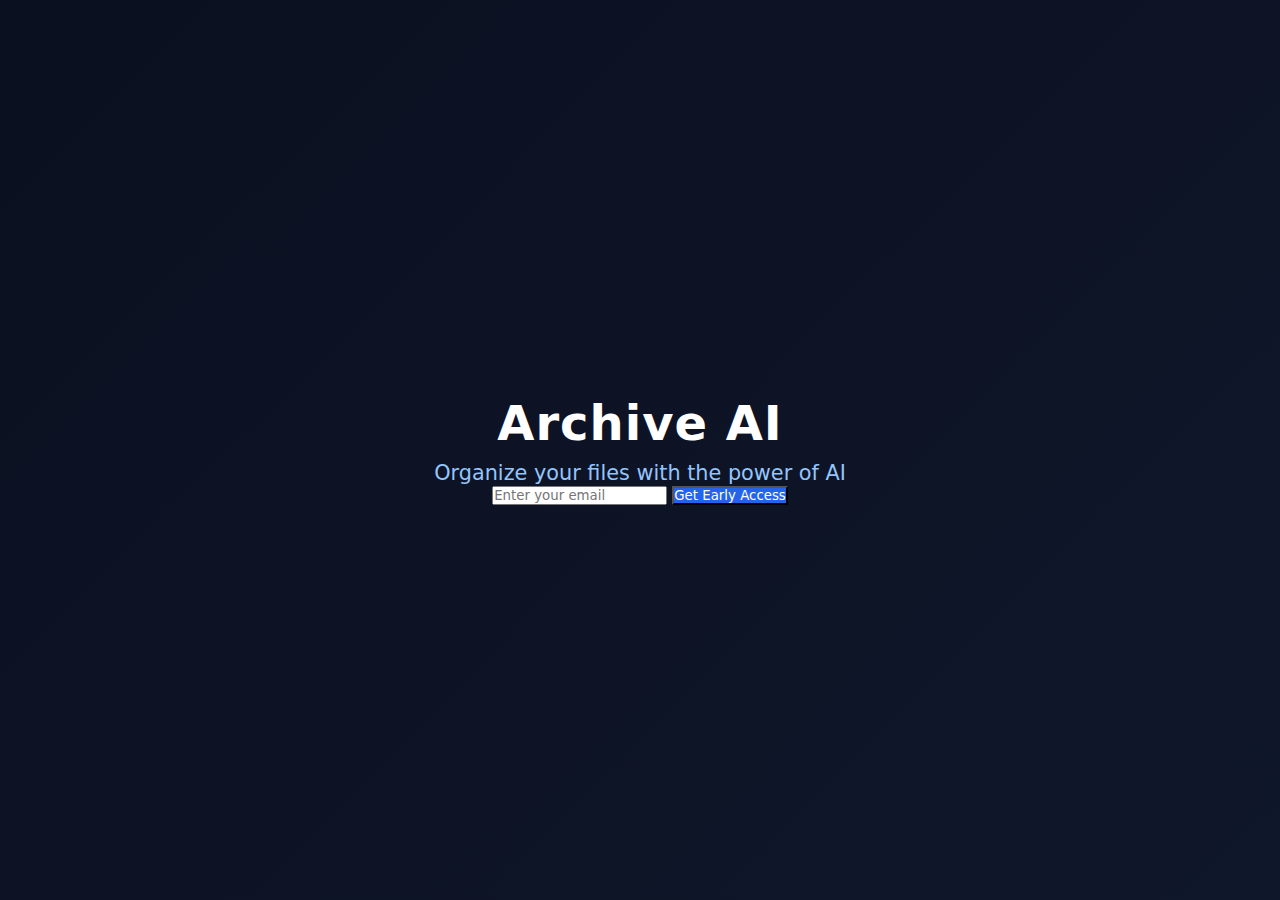
<file: index.html>
<!DOCTYPE html>
<html lang="en">
<head>
  <meta charset="UTF-8" />
  <title>Archive AI</title>
  <meta name="viewport" content="width=device-width, initial-scale=1.0">
  <meta name="description" content="Archive AI — Organize your files with the power of AI">
  <link rel="stylesheet" href="style.css">
</head>
<body>

  <main class="container">

    <h1>Archive AI</h1>

    <p class="tagline">
      Organize your files with the power of AI
    </p>

    <!-- Netlify Form -->
    <form
      name="waitlist"
      method="POST"
      action="/success.html"
      data-netlify="true"
      netlify
      class="waitlist"
    >
      <!-- REQUIRED for Netlify -->
      <input type="hidden" name="form-name" value="waitlist">

      <!-- Spam protection (required best practice) -->
      <input type="hidden" name="bot-field">

      <input
        type="email"
        name="email"
        placeholder="Enter your email"
        required
      >

      <button type="submit" class="primary">
        Get Early Access
      </button>
    </form>

  </main>

</body>
</html>
</file>
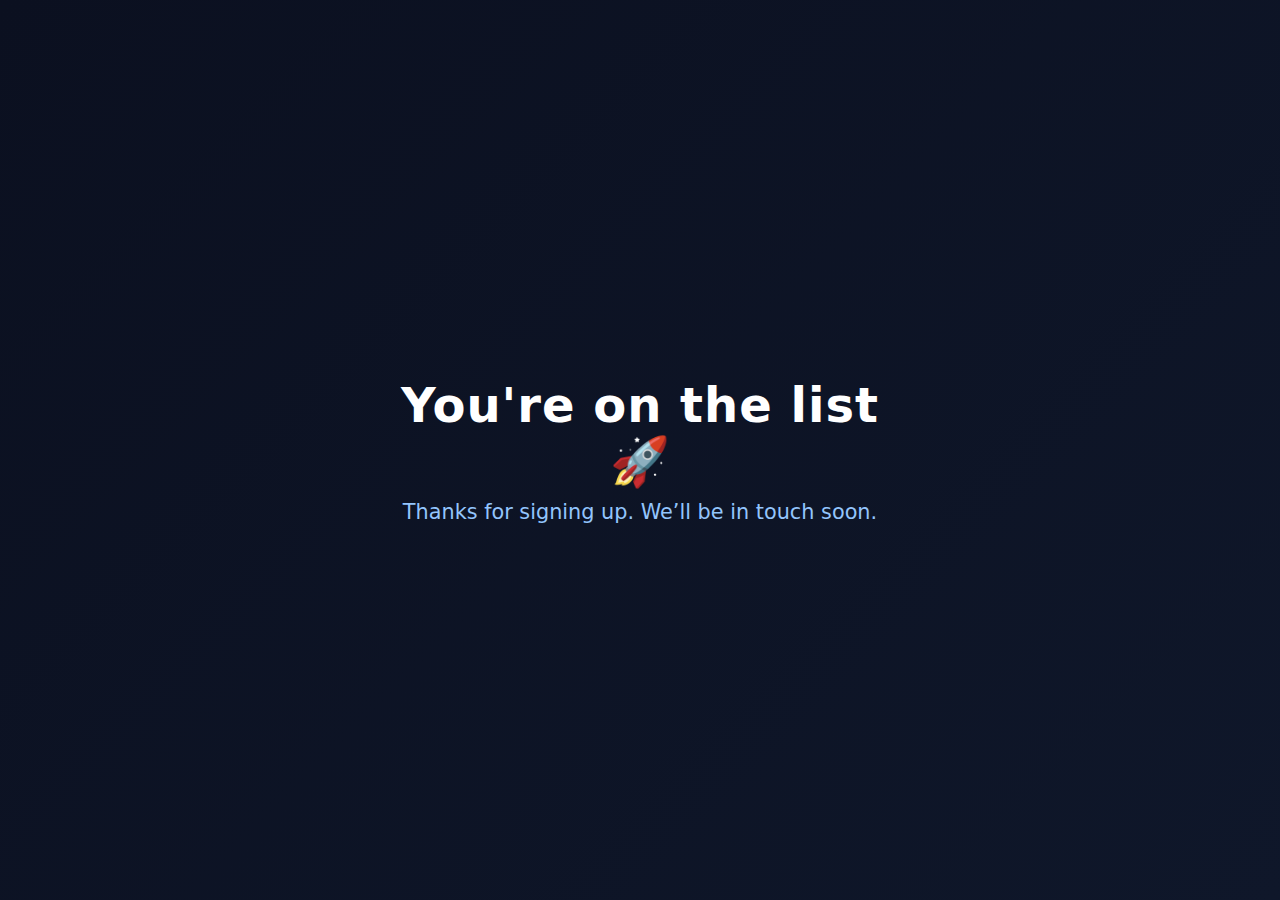
<file: success.html>
<!DOCTYPE html>
<html lang="en">
<head>
  <meta charset="UTF-8">
  <title>Success – Archive AI</title>
  <meta name="viewport" content="width=device-width, initial-scale=1.0">
  <link rel="stylesheet" href="style.css">
</head>
<body>

  <main class="container">
    <h1>You're on the list 🚀</h1>
    <p class="tagline">
      Thanks for signing up. We’ll be in touch soon.
    </p>
  </main>

</body>
</html>
</file>
<file: style.css>
* {
  box-sizing: border-box;
  margin: 0;
  padding: 0;
  font-family: Inter, system-ui, sans-serif;
}

body {
  background: linear-gradient(135deg, #0b1020, #0f172a);
  color: #ffffff;
  height: 100vh;
  display: flex;
  align-items: center;
  justify-content: center;
}

.container {
  text-align: center;
  max-width: 600px;
  padding: 40px;
}

h1 {
  font-size: 3rem;
  letter-spacing: 1px;
}

.tagline {
  margin-top: 10px;
  font-size: 1.3rem;
  color: #93c5fd;
}

.description {
  margin-top: 20px;
  font-size: 1rem;
  color: #d1d5db;
  line-height: 1.6;
}

.buttons {
  margin-top: 30px;
}

.buttons a {
  text-decoration: none;
  padding: 12px 24px;
  border-radius: 6px;
  margin: 0 8px;
  font-weight: 500;
}

.primary {
  background: #2563eb;
  color: white;
}

.secondary {
  border: 1px solid #2563eb;
  color: #93c5fd;
}
</file>
